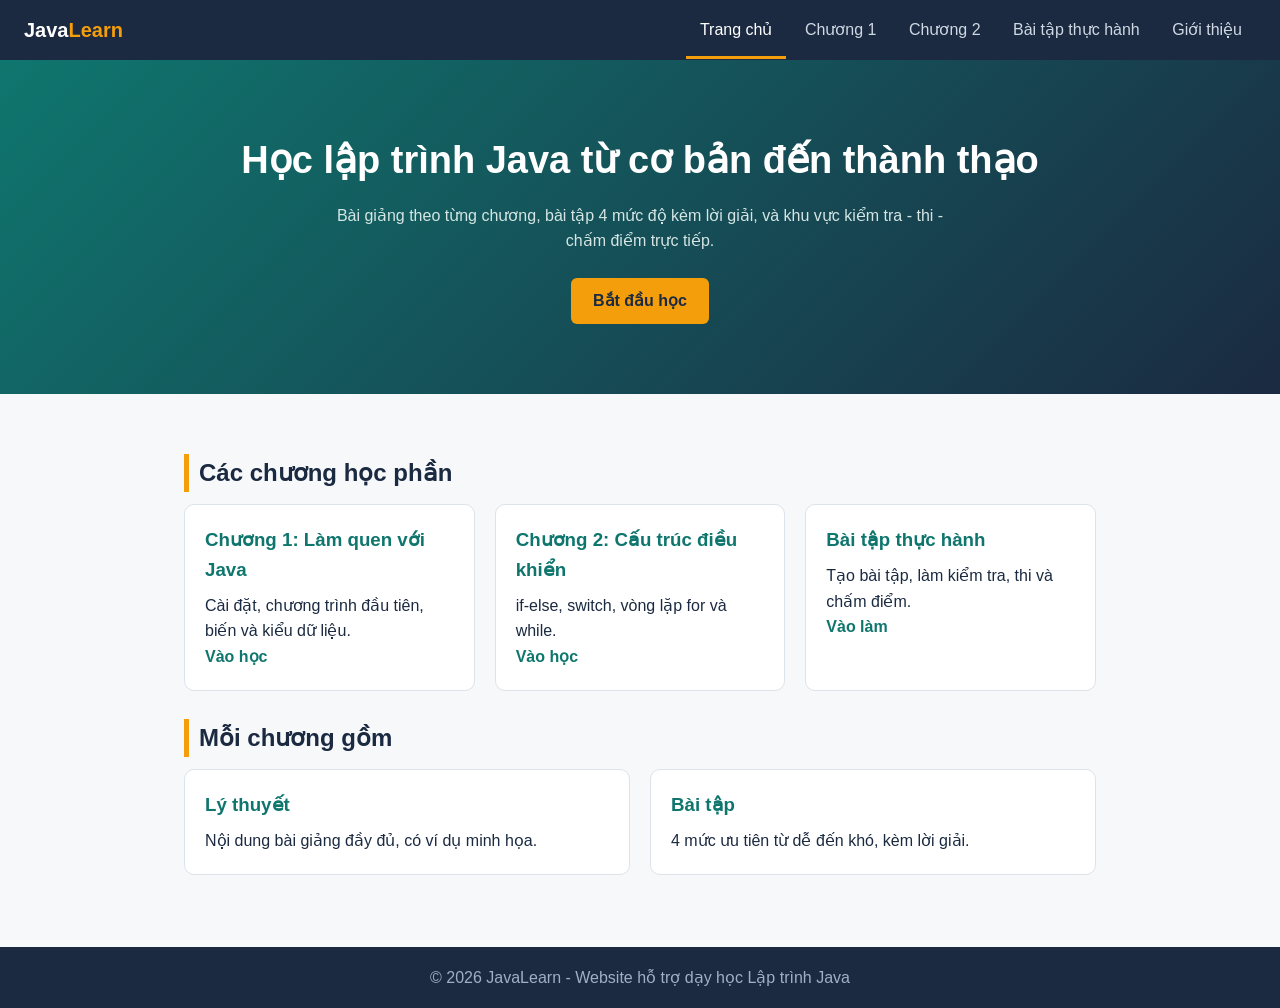
<file: 241A290022_bt29/index.html>
<!doctype html>
<html lang="vi">
  <head>
    <meta charset="UTF-8" />
    <meta name="viewport" content="width=device-width, initial-scale=1" />
    <title>Trang chủ - JavaLearn</title>
    <link rel="stylesheet" href="style.css" />
  </head>
  <body>
    <header>
      <div class="logo">Java<span>Learn</span></div>
      <nav>
        <a href="index.html" class="active">Trang chủ</a>
        <a href="chuong1.html">Chương 1</a>
        <a href="chuong2.html">Chương 2</a>
        <a href="baitap.html">Bài tập thực hành</a>
        <a href="gioithieu.html">Giới thiệu</a>
      </nav>
    </header>
    <section class="hero">
      <h1>Học lập trình Java từ cơ bản đến thành thạo</h1>
      <p>
        Bài giảng theo từng chương, bài tập 4 mức độ kèm lời giải, và khu vực
        kiểm tra - thi - chấm điểm trực tiếp.
      </p>
      <a class="btn" href="chuong1.html">Bắt đầu học</a>
    </section>
    <main>
      <h2>Các chương học phần</h2>
      <div class="grid">
        <div class="card">
          <h3>Chương 1: Làm quen với Java</h3>
          <p>Cài đặt, chương trình đầu tiên, biến và kiểu dữ liệu.</p>
          <a href="chuong1.html">Vào học</a>
        </div>
        <div class="card">
          <h3>Chương 2: Cấu trúc điều khiển</h3>
          <p>if-else, switch, vòng lặp for và while.</p>
          <a href="chuong2.html">Vào học</a>
        </div>
        <div class="card">
          <h3>Bài tập thực hành</h3>
          <p>Tạo bài tập, làm kiểm tra, thi và chấm điểm.</p>
          <a href="baitap.html">Vào làm</a>
        </div>
      </div>
      <h2>Mỗi chương gồm</h2>
      <div class="grid">
        <div class="card">
          <h3>Lý thuyết</h3>
          <p>Nội dung bài giảng đầy đủ, có ví dụ minh họa.</p>
        </div>
        <div class="card">
          <h3>Bài tập</h3>
          <p>4 mức ưu tiên từ dễ đến khó, kèm lời giải.</p>
        </div>
      </div>
    </main>
    <footer>© 2026 JavaLearn - Website hỗ trợ dạy học Lập trình Java</footer>
  </body>
</html>
</file>
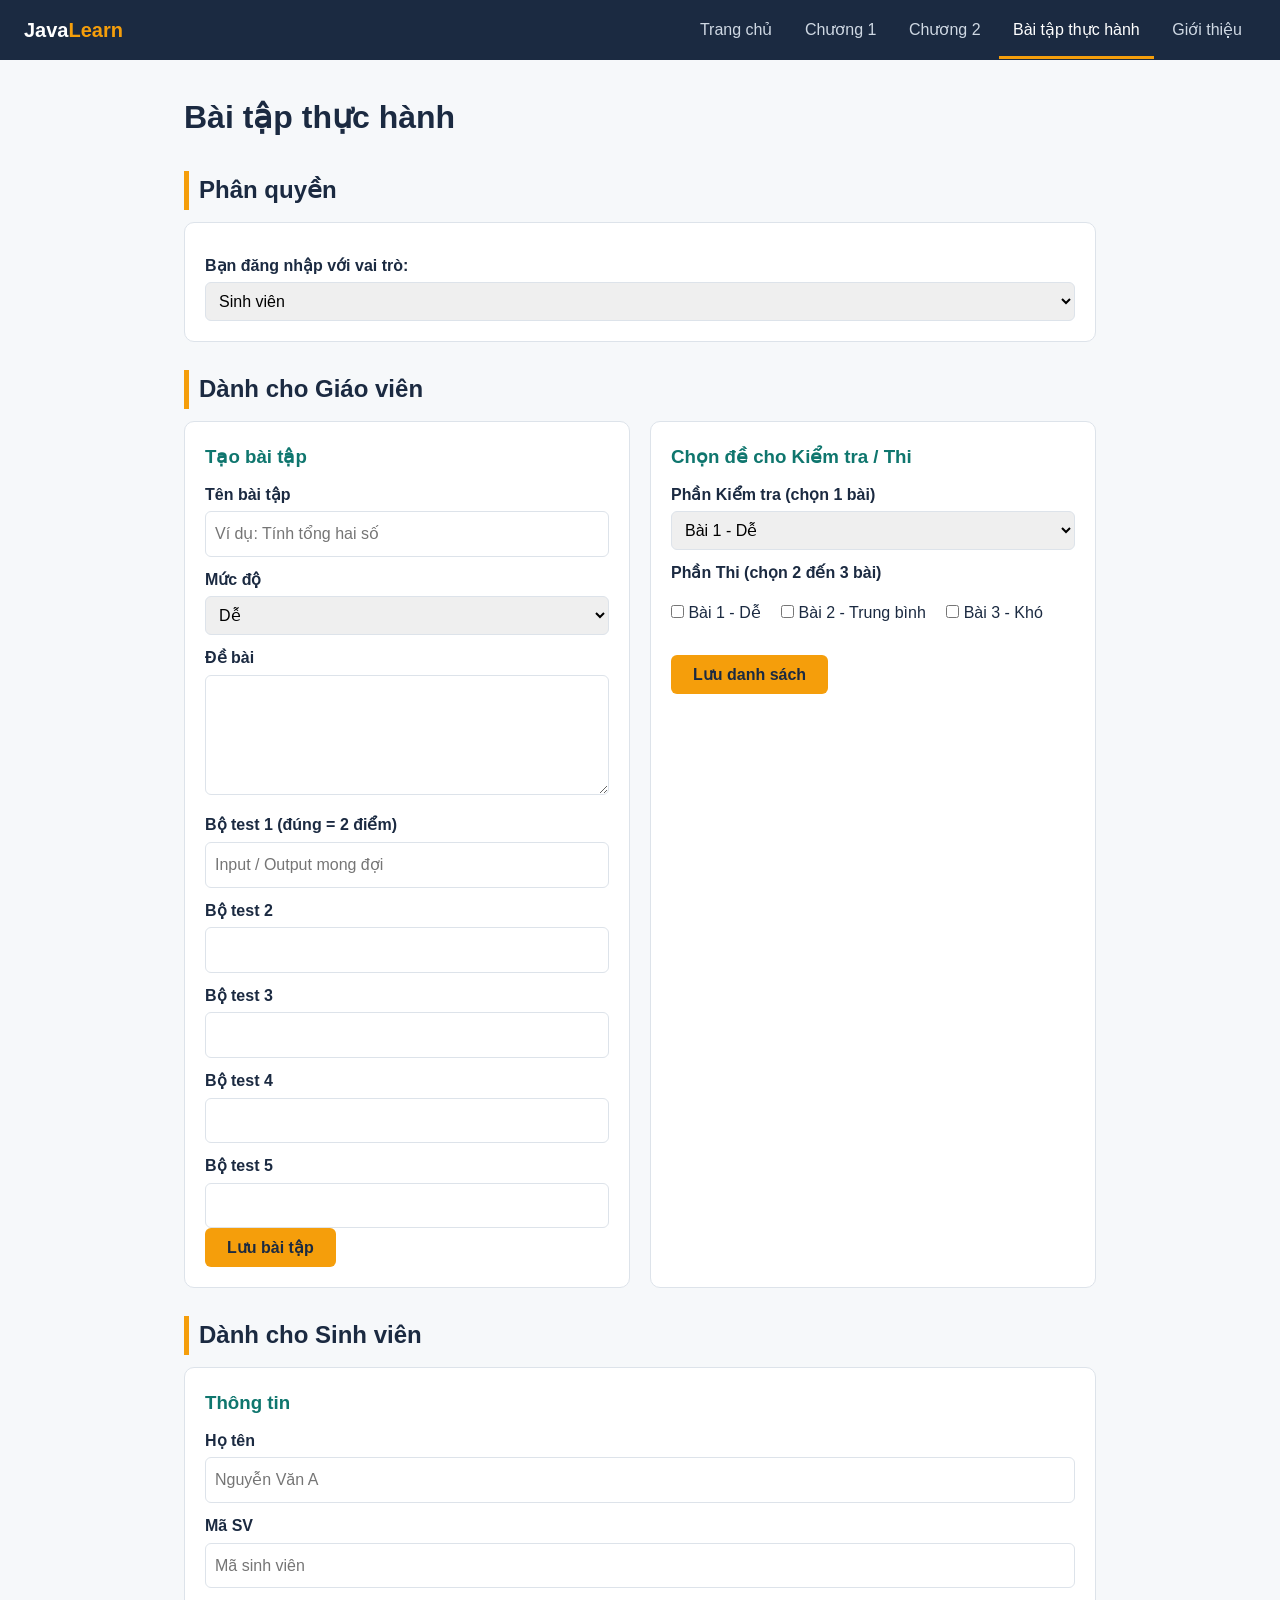
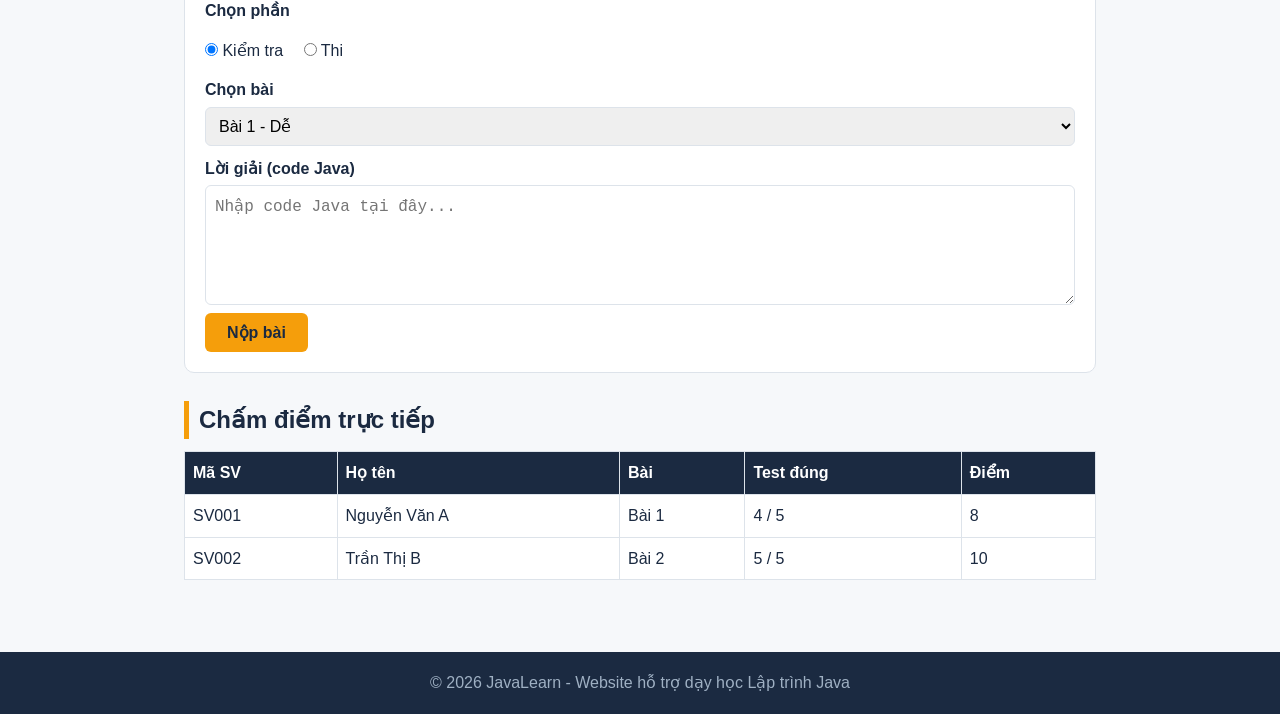
<file: 241A290022_bt29/baitap.html>
<!doctype html>
<html lang="vi">
  <head>
    <meta charset="UTF-8" />
    <meta name="viewport" content="width=device-width, initial-scale=1" />
    <title>Bài tập thực hành - JavaLearn</title>
    <link rel="stylesheet" href="style.css" />
  </head>
  <body>
    <header>
      <div class="logo">Java<span>Learn</span></div>
      <nav>
        <a href="index.html">Trang chủ</a>
        <a href="chuong1.html">Chương 1</a>
        <a href="chuong2.html">Chương 2</a>
        <a href="baitap.html" class="active">Bài tập thực hành</a>
        <a href="gioithieu.html">Giới thiệu</a>
      </nav>
    </header>
    <main>
      <h1>Bài tập thực hành</h1>
      <h2>Phân quyền</h2>
      <form class="card">
        <label for="vaitro">Bạn đăng nhập với vai trò:</label>
        <select id="vaitro">
          <option>Sinh viên</option>
          <option>Giáo viên</option>
        </select>
      </form>

      <h2>Dành cho Giáo viên</h2>
      <div class="grid">
        <form class="card">
          <h3>Tạo bài tập</h3>
          <label>Tên bài tập</label
          ><input type="text" placeholder="Ví dụ: Tính tổng hai số" />
          <label>Mức độ</label>
          <select>
            <option>Dễ</option>
            <option>Trung bình</option>
            <option>Khó</option>
          </select>
          <label>Đề bài</label><textarea></textarea>
          <label>Bộ test 1 (đúng = 2 điểm)</label
          ><input type="text" placeholder="Input / Output mong đợi" />
          <label>Bộ test 2</label><input type="text" /> <label>Bộ test 3</label
          ><input type="text" /> <label>Bộ test 4</label><input type="text" />
          <label>Bộ test 5</label><input type="text" /><br />
          <button class="btn" type="submit">Lưu bài tập</button>
        </form>
        <form class="card">
          <h3>Chọn đề cho Kiểm tra / Thi</h3>
          <label>Phần Kiểm tra (chọn 1 bài)</label>
          <select>
            <option>Bài 1 - Dễ</option>
            <option>Bài 2 - Trung bình</option>
            <option>Bài 3 - Khó</option>
          </select>
          <label>Phần Thi (chọn 2 đến 3 bài)</label>
          <div class="radio">
            <label><input type="checkbox" /> Bài 1 - Dễ</label>
            <label><input type="checkbox" /> Bài 2 - Trung bình</label>
            <label><input type="checkbox" /> Bài 3 - Khó</label>
          </div>
          <br />
          <button class="btn" type="submit">Lưu danh sách</button>
        </form>
      </div>

      <h2>Dành cho Sinh viên</h2>
      <form class="card">
        <h3>Thông tin</h3>
        <label>Họ tên</label><input type="text" placeholder="Nguyễn Văn A" />
        <label>Mã SV</label><input type="text" placeholder="Mã sinh viên" />
        <label>Chọn phần</label>
        <div class="radio">
          <label><input type="radio" name="phan" checked /> Kiểm tra</label>
          <label><input type="radio" name="phan" /> Thi</label>
        </div>
        <label>Chọn bài</label>
        <select>
          <option>Bài 1 - Dễ</option>
          <option>Bài 2 - Trung bình</option>
          <option>Bài 3 - Khó</option>
        </select>
        <label>Lời giải (code Java)</label
        ><textarea placeholder="Nhập code Java tại đây..."></textarea><br />
        <button class="btn" type="submit">Nộp bài</button>
      </form>

      <h2>Chấm điểm trực tiếp</h2>
      <table>
        <tr>
          <th>Mã SV</th>
          <th>Họ tên</th>
          <th>Bài</th>
          <th>Test đúng</th>
          <th>Điểm</th>
        </tr>
        <tr>
          <td>SV001</td>
          <td>Nguyễn Văn A</td>
          <td>Bài 1</td>
          <td>4 / 5</td>
          <td>8</td>
        </tr>
        <tr>
          <td>SV002</td>
          <td>Trần Thị B</td>
          <td>Bài 2</td>
          <td>5 / 5</td>
          <td>10</td>
        </tr>
      </table>
    </main>
    <footer>© 2026 JavaLearn - Website hỗ trợ dạy học Lập trình Java</footer>
  </body>
</html>
</file>
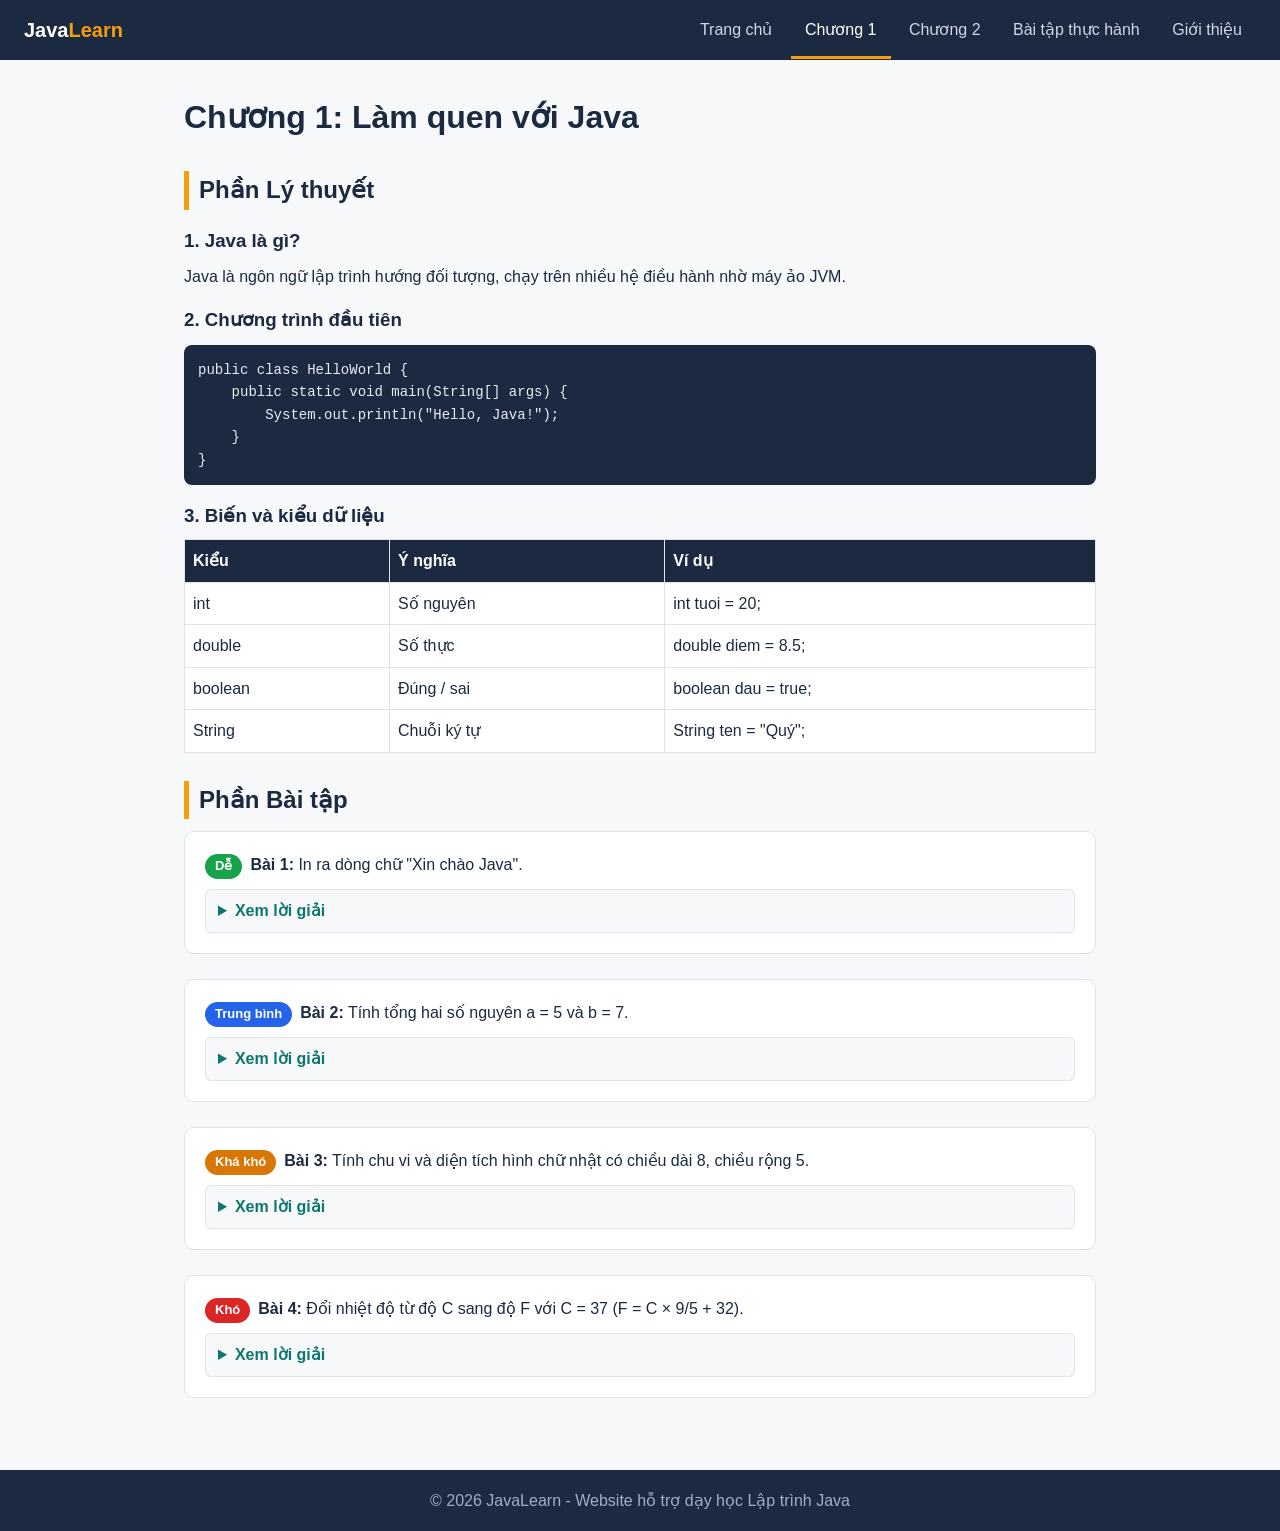
<file: 241A290022_bt29/chuong1.html>
<!doctype html>
<html lang="vi">
  <head>
    <meta charset="UTF-8" />
    <meta name="viewport" content="width=device-width, initial-scale=1" />
    <title>Chương 1 - JavaLearn</title>
    <link rel="stylesheet" href="style.css" />
  </head>
  <body>
    <header>
      <div class="logo">Java<span>Learn</span></div>
      <nav>
        <a href="index.html">Trang chủ</a>
        <a href="chuong1.html" class="active">Chương 1</a>
        <a href="chuong2.html">Chương 2</a>
        <a href="baitap.html">Bài tập thực hành</a>
        <a href="gioithieu.html">Giới thiệu</a>
      </nav>
    </header>
    <main>
      <h1>Chương 1: Làm quen với Java</h1>
      <h2>Phần Lý thuyết</h2>
      <h3>1. Java là gì?</h3>
      <p>
        Java là ngôn ngữ lập trình hướng đối tượng, chạy trên nhiều hệ điều hành
        nhờ máy ảo JVM.
      </p>
      <h3>2. Chương trình đầu tiên</h3>
      <pre>
public class HelloWorld {
    public static void main(String[] args) {
        System.out.println("Hello, Java!");
    }
}</pre
      >
      <h3>3. Biến và kiểu dữ liệu</h3>
      <table>
        <tr>
          <th>Kiểu</th>
          <th>Ý nghĩa</th>
          <th>Ví dụ</th>
        </tr>
        <tr>
          <td>int</td>
          <td>Số nguyên</td>
          <td>int tuoi = 20;</td>
        </tr>
        <tr>
          <td>double</td>
          <td>Số thực</td>
          <td>double diem = 8.5;</td>
        </tr>
        <tr>
          <td>boolean</td>
          <td>Đúng / sai</td>
          <td>boolean dau = true;</td>
        </tr>
        <tr>
          <td>String</td>
          <td>Chuỗi ký tự</td>
          <td>String ten = "Quý";</td>
        </tr>
      </table>

      <h2>Phần Bài tập</h2>
      <div class="card">
        <span class="level l1">Dễ</span><strong>Bài 1:</strong> In ra dòng chữ
        "Xin chào Java".
        <details>
          <summary>Xem lời giải</summary>
          <pre>System.out.println("Xin chào Java");</pre>
        </details>
      </div>
      <br />
      <div class="card">
        <span class="level l2">Trung bình</span><strong>Bài 2:</strong> Tính
        tổng hai số nguyên a = 5 và b = 7.
        <details>
          <summary>Xem lời giải</summary>
          <pre>
int a = 5, b = 7;
System.out.println(a + b);</pre
          >
        </details>
      </div>
      <br />
      <div class="card">
        <span class="level l3">Khá khó</span><strong>Bài 3:</strong> Tính chu vi
        và diện tích hình chữ nhật có chiều dài 8, chiều rộng 5.
        <details>
          <summary>Xem lời giải</summary>
          <pre>
double d = 8, r = 5;
System.out.println("Chu vi: " + 2 * (d + r));
System.out.println("Diện tích: " + d * r);</pre
          >
        </details>
      </div>
      <br />
      <div class="card">
        <span class="level l4">Khó</span><strong>Bài 4:</strong> Đổi nhiệt độ từ
        độ C sang độ F với C = 37 (F = C × 9/5 + 32).
        <details>
          <summary>Xem lời giải</summary>
          <pre>
double c = 37;
double f = c * 9 / 5 + 32;
System.out.println(f);</pre
          >
        </details>
      </div>
    </main>
    <footer>© 2026 JavaLearn - Website hỗ trợ dạy học Lập trình Java</footer>
  </body>
</html>
</file>
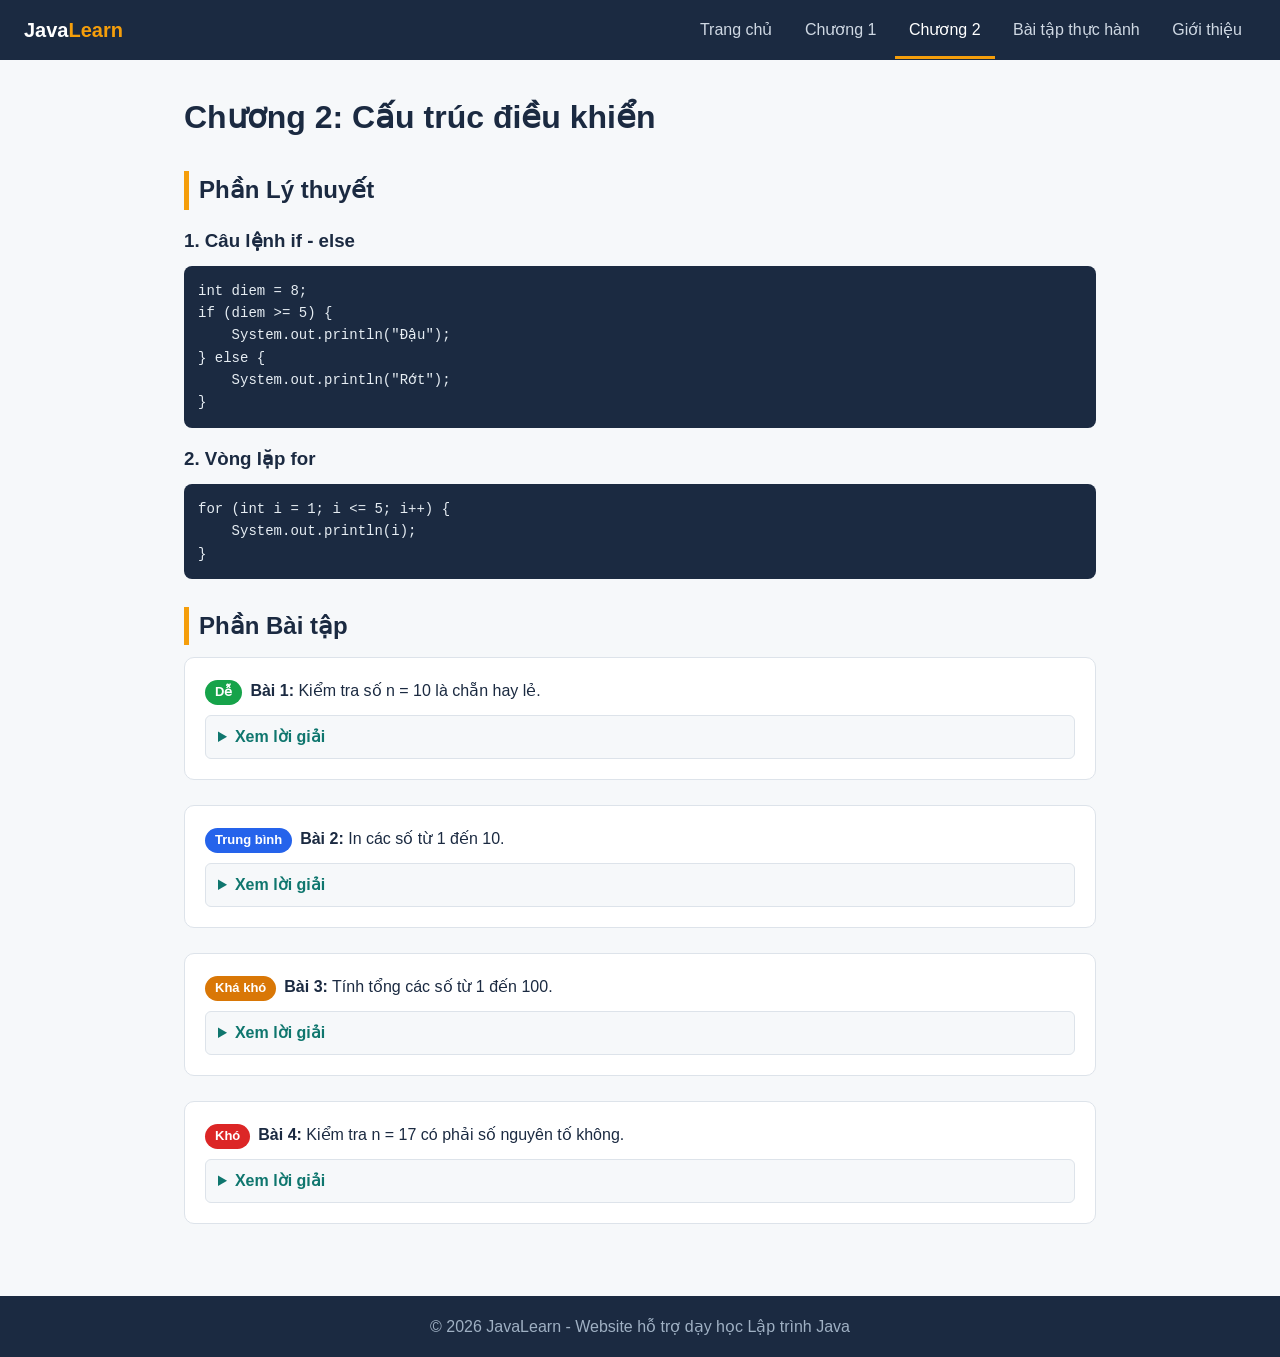
<file: 241A290022_bt29/chuong2.html>
<!doctype html>
<html lang="vi">
  <head>
    <meta charset="UTF-8" />
    <meta name="viewport" content="width=device-width, initial-scale=1" />
    <title>Chương 2 - JavaLearn</title>
    <link rel="stylesheet" href="style.css" />
  </head>
  <body>
    <header>
      <div class="logo">Java<span>Learn</span></div>
      <nav>
        <a href="index.html">Trang chủ</a>
        <a href="chuong1.html">Chương 1</a>
        <a href="chuong2.html" class="active">Chương 2</a>
        <a href="baitap.html">Bài tập thực hành</a>
        <a href="gioithieu.html">Giới thiệu</a>
      </nav>
    </header>
    <main>
      <h1>Chương 2: Cấu trúc điều khiển</h1>
      <h2>Phần Lý thuyết</h2>
      <h3>1. Câu lệnh if - else</h3>
      <pre>
int diem = 8;
if (diem &gt;= 5) {
    System.out.println("Đậu");
} else {
    System.out.println("Rớt");
}</pre
      >
      <h3>2. Vòng lặp for</h3>
      <pre>
for (int i = 1; i &lt;= 5; i++) {
    System.out.println(i);
}</pre
      >

      <h2>Phần Bài tập</h2>
      <div class="card">
        <span class="level l1">Dễ</span><strong>Bài 1:</strong> Kiểm tra số n =
        10 là chẵn hay lẻ.
        <details>
          <summary>Xem lời giải</summary>
          <pre>
int n = 10;
if (n % 2 == 0) System.out.println("Chẵn");
else System.out.println("Lẻ");</pre
          >
        </details>
      </div>
      <br />
      <div class="card">
        <span class="level l2">Trung bình</span><strong>Bài 2:</strong> In các
        số từ 1 đến 10.
        <details>
          <summary>Xem lời giải</summary>
          <pre>for (int i = 1; i &lt;= 10; i++) System.out.println(i);</pre>
        </details>
      </div>
      <br />
      <div class="card">
        <span class="level l3">Khá khó</span><strong>Bài 3:</strong> Tính tổng
        các số từ 1 đến 100.
        <details>
          <summary>Xem lời giải</summary>
          <pre>
int s = 0;
for (int i = 1; i &lt;= 100; i++) s += i;
System.out.println(s);</pre
          >
        </details>
      </div>
      <br />
      <div class="card">
        <span class="level l4">Khó</span><strong>Bài 4:</strong> Kiểm tra n = 17
        có phải số nguyên tố không.
        <details>
          <summary>Xem lời giải</summary>
          <pre>
int n = 17;
boolean nt = n &gt; 1;
for (int i = 2; i &lt;= Math.sqrt(n); i++) {
    if (n % i == 0) { nt = false; break; }
}
System.out.println(nt ? "Số nguyên tố" : "Không phải");</pre
          >
        </details>
      </div>
    </main>
    <footer>© 2026 JavaLearn - Website hỗ trợ dạy học Lập trình Java</footer>
  </body>
</html>
</file>
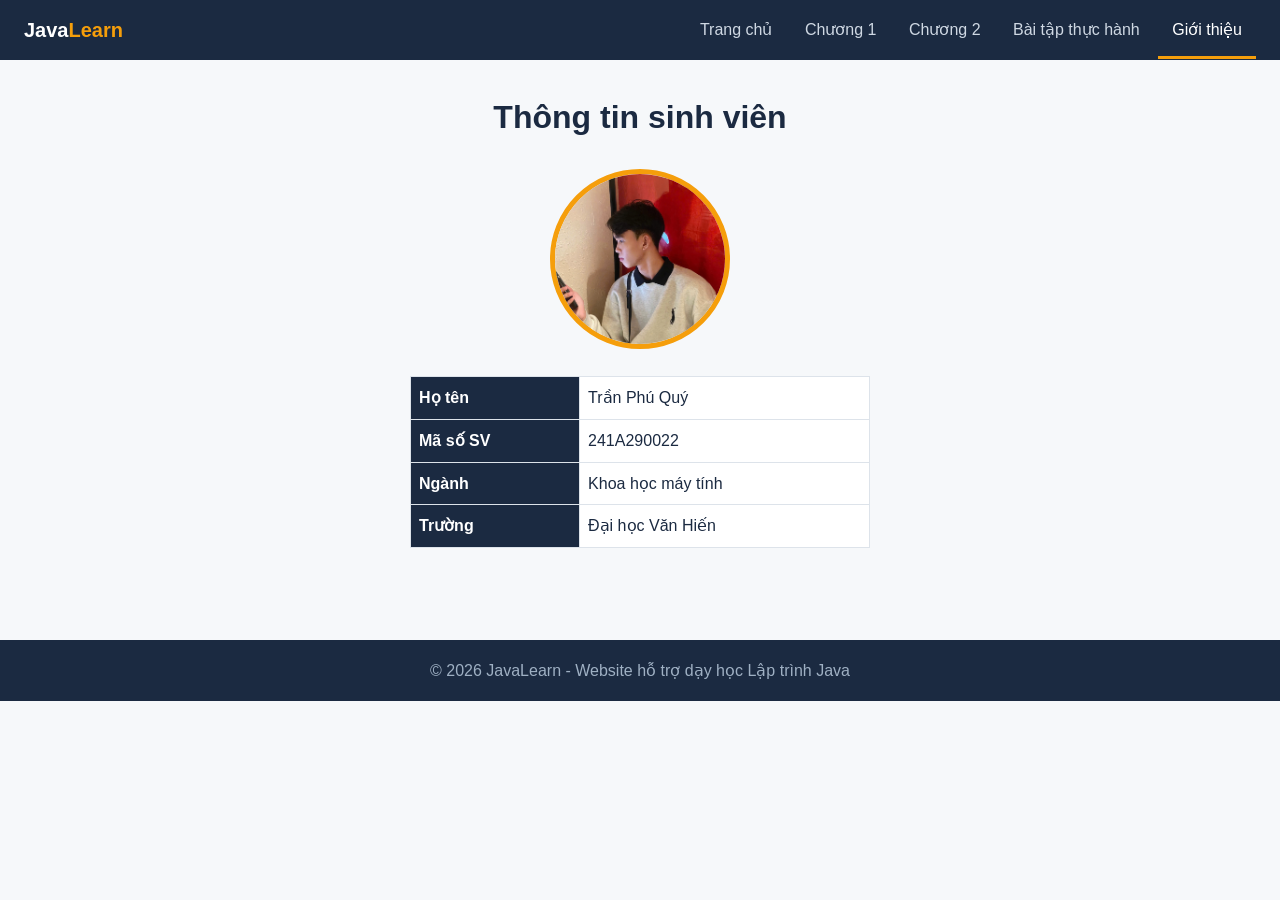
<file: 241A290022_bt29/gioithieu.html>
<!doctype html>
<html lang="vi">
  <head>
    <meta charset="UTF-8" />
    <meta name="viewport" content="width=device-width, initial-scale=1" />
    <title>Giới thiệu - JavaLearn</title>
    <link rel="stylesheet" href="style.css" />
  </head>
  <body>
    <header>
      <div class="logo">Java<span>Learn</span></div>
      <nav>
        <a href="index.html">Trang chủ</a>
        <a href="chuong1.html">Chương 1</a>
        <a href="chuong2.html">Chương 2</a>
        <a href="baitap.html">Bài tập thực hành</a>
        <a href="gioithieu.html" class="active">Giới thiệu</a>
      </nav>
    </header>
    <main class="profile">
      <h1>Thông tin sinh viên</h1>
      <br />
      <img
        src="./img/z6303188598332_aadb1838ad6d4bf595564362ea5b00cb.jpg"
        alt="Ảnh Trần Phú Quý"
      />
      <table>
        <tr>
          <th>Họ tên</th>
          <td>Trần Phú Quý</td>
        </tr>
        <tr>
          <th>Mã số SV</th>
          <td>241A290022</td>
        </tr>
        <tr>
          <th>Ngành</th>
          <td>Khoa học máy tính</td>
        </tr>
        <tr>
          <th>Trường</th>
          <td>Đại học Văn Hiến</td>
        </tr>
      </table>
    </main>
    <footer>© 2026 JavaLearn - Website hỗ trợ dạy học Lập trình Java</footer>
  </body>
</html>
</file>
<file: 241A290022_bt29/style.css>
:root {
  --ink: #1b2a41;
  --teal: #0f766e;
  --amber: #f59e0b;
  --paper: #f6f8fa;
  --white: #fff;
  --line: #dde3ea;
}
* {
  box-sizing: border-box;
  margin: 0;
  padding: 0;
}
body {
  font-family: "Segoe UI", Arial, sans-serif;
  background: var(--paper);
  color: var(--ink);
  line-height: 1.6;
}
header {
  background: var(--ink);
  color: var(--white);
  padding: 0 24px;
  display: flex;
  flex-wrap: wrap;
  align-items: center;
  justify-content: space-between;
}
header .logo {
  font-size: 20px;
  font-weight: 700;
  padding: 14px 0;
}
header .logo span {
  color: var(--amber);
}
nav a {
  color: #cfd8e3;
  text-decoration: none;
  padding: 16px 14px;
  display: inline-block;
}
nav a:hover,
nav a.active {
  color: var(--white);
  box-shadow: inset 0 -3px var(--amber);
}
.hero {
  background: linear-gradient(135deg, var(--teal), var(--ink));
  color: var(--white);
  padding: 70px 24px;
  text-align: center;
}
.hero h1 {
  font-size: 38px;
  margin-bottom: 12px;
}
.hero p {
  max-width: 620px;
  margin: 0 auto 24px;
  color: #d5e6e4;
}
.btn {
  display: inline-block;
  background: var(--amber);
  color: var(--ink);
  padding: 10px 22px;
  border: none;
  border-radius: 6px;
  font-weight: 700;
  text-decoration: none;
  cursor: pointer;
  font-size: 16px;
}
.btn:hover {
  background: #fbbf24;
}
main {
  max-width: 960px;
  margin: 0 auto;
  padding: 32px 24px;
}
h2 {
  margin: 28px 0 12px;
  border-left: 5px solid var(--amber);
  padding-left: 10px;
}
h3 {
  margin: 16px 0 8px;
}
.grid {
  display: grid;
  grid-template-columns: repeat(auto-fit, minmax(240px, 1fr));
  gap: 20px;
}
.card {
  background: var(--white);
  border: 1px solid var(--line);
  border-radius: 10px;
  padding: 20px;
}
.card h3 {
  margin-top: 0;
  color: var(--teal);
}
.card a {
  color: var(--teal);
  font-weight: 600;
  text-decoration: none;
}
pre {
  background: var(--ink);
  color: #e6edf3;
  padding: 14px;
  border-radius: 8px;
  overflow-x: auto;
  margin: 10px 0;
  font-size: 14px;
}
.level {
  display: inline-block;
  padding: 2px 10px;
  border-radius: 20px;
  font-size: 13px;
  font-weight: 700;
  color: var(--white);
  margin-right: 8px;
}
.l1 {
  background: #16a34a;
}
.l2 {
  background: #2563eb;
}
.l3 {
  background: #d97706;
}
.l4 {
  background: #dc2626;
}
details {
  background: var(--paper);
  border: 1px solid var(--line);
  border-radius: 6px;
  padding: 8px 12px;
  margin-top: 10px;
}
summary {
  cursor: pointer;
  font-weight: 600;
  color: var(--teal);
}
label {
  display: block;
  margin: 10px 0 4px;
  font-weight: 600;
}
input,
select,
textarea {
  width: 100%;
  padding: 9px;
  border: 1px solid var(--line);
  border-radius: 6px;
  font: inherit;
}
textarea {
  min-height: 120px;
  font-family: Consolas, monospace;
}
.radio label {
  display: inline-block;
  font-weight: 400;
  margin-right: 16px;
}
.radio input {
  width: auto;
}
table {
  width: 100%;
  border-collapse: collapse;
  background: var(--white);
}
th,
td {
  border: 1px solid var(--line);
  padding: 8px;
  text-align: left;
}
th {
  background: var(--ink);
  color: var(--white);
}
.profile {
  text-align: center;
}
.profile img {
  width: 180px;
  height: 180px;
  object-fit: cover;
  border-radius: 50%;
  border: 5px solid var(--amber);
}
.profile table {
  max-width: 460px;
  margin: 20px auto;
}
footer {
  background: var(--ink);
  color: #9fb0c3;
  text-align: center;
  padding: 18px;
  margin-top: 40px;
}
@media (max-width: 600px) {
  .hero h1 {
    font-size: 28px;
  }
  nav a {
    padding: 10px;
  }
}
</file>
